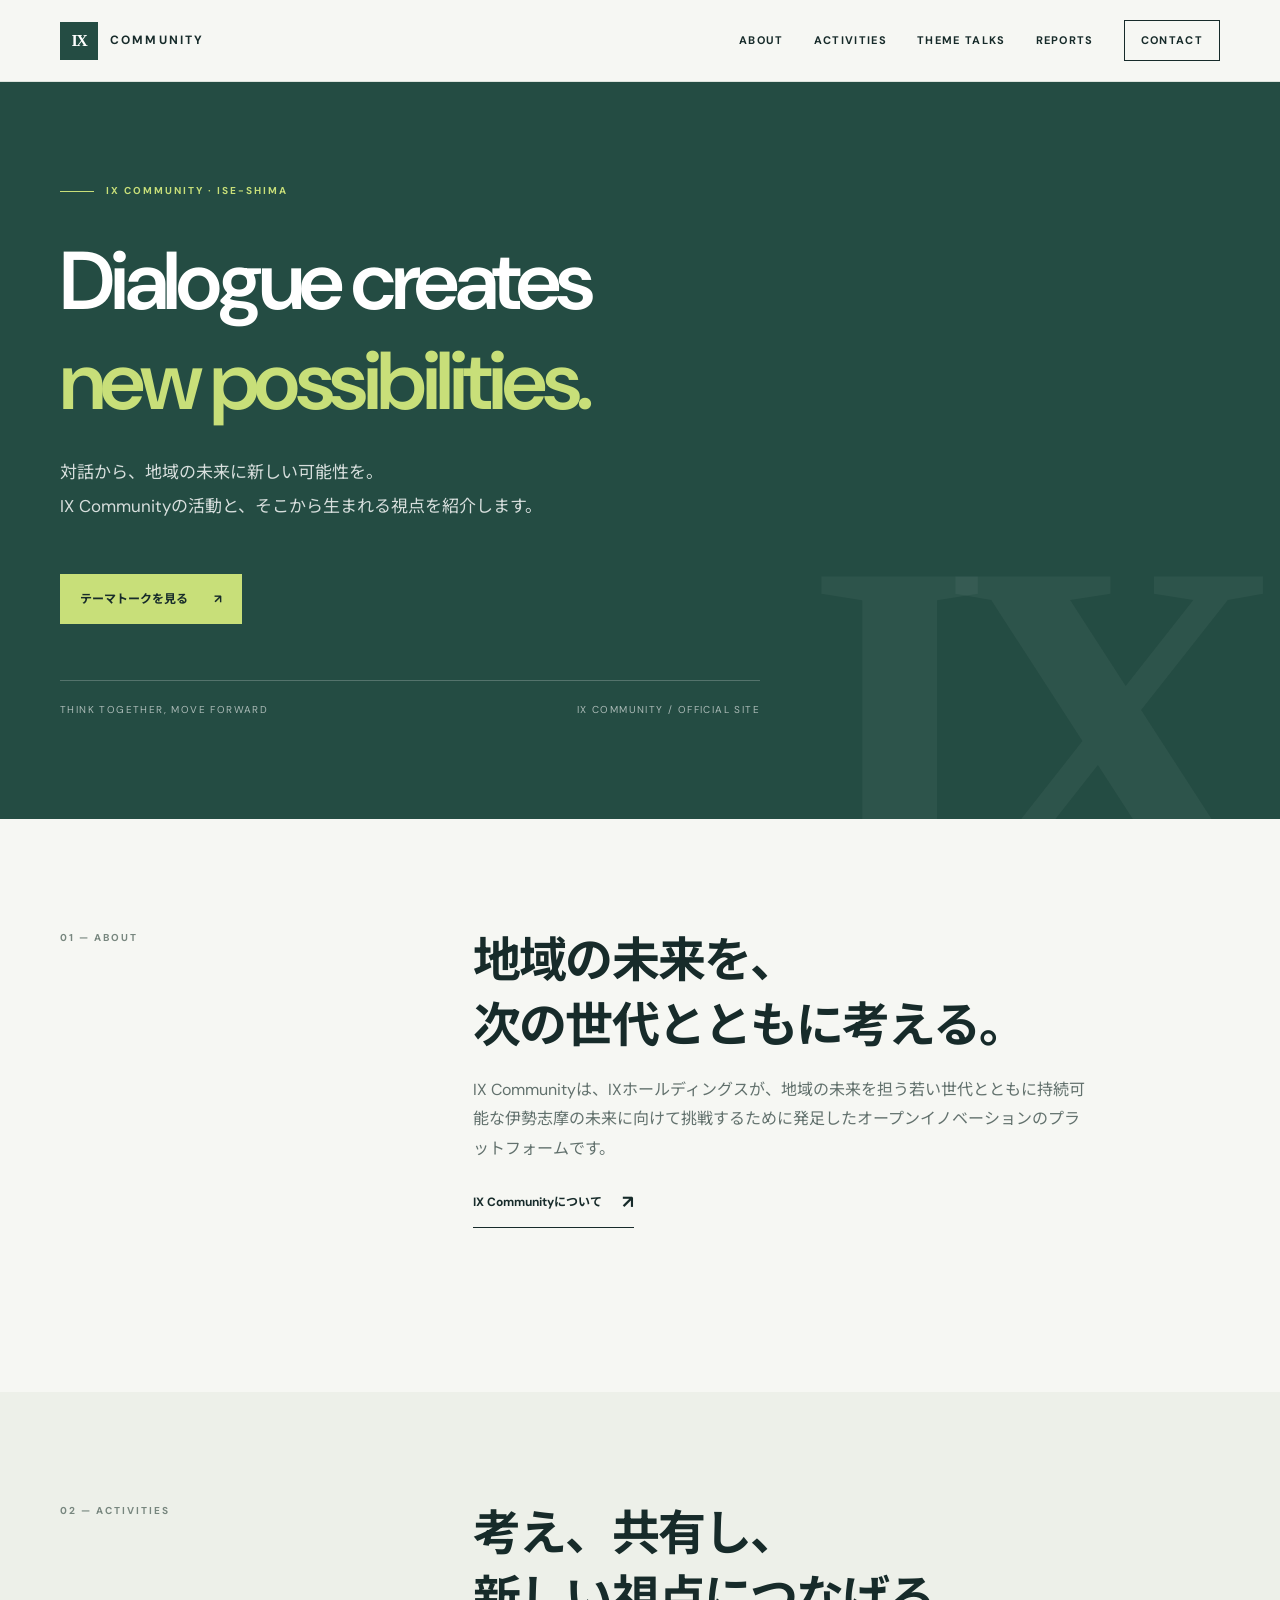
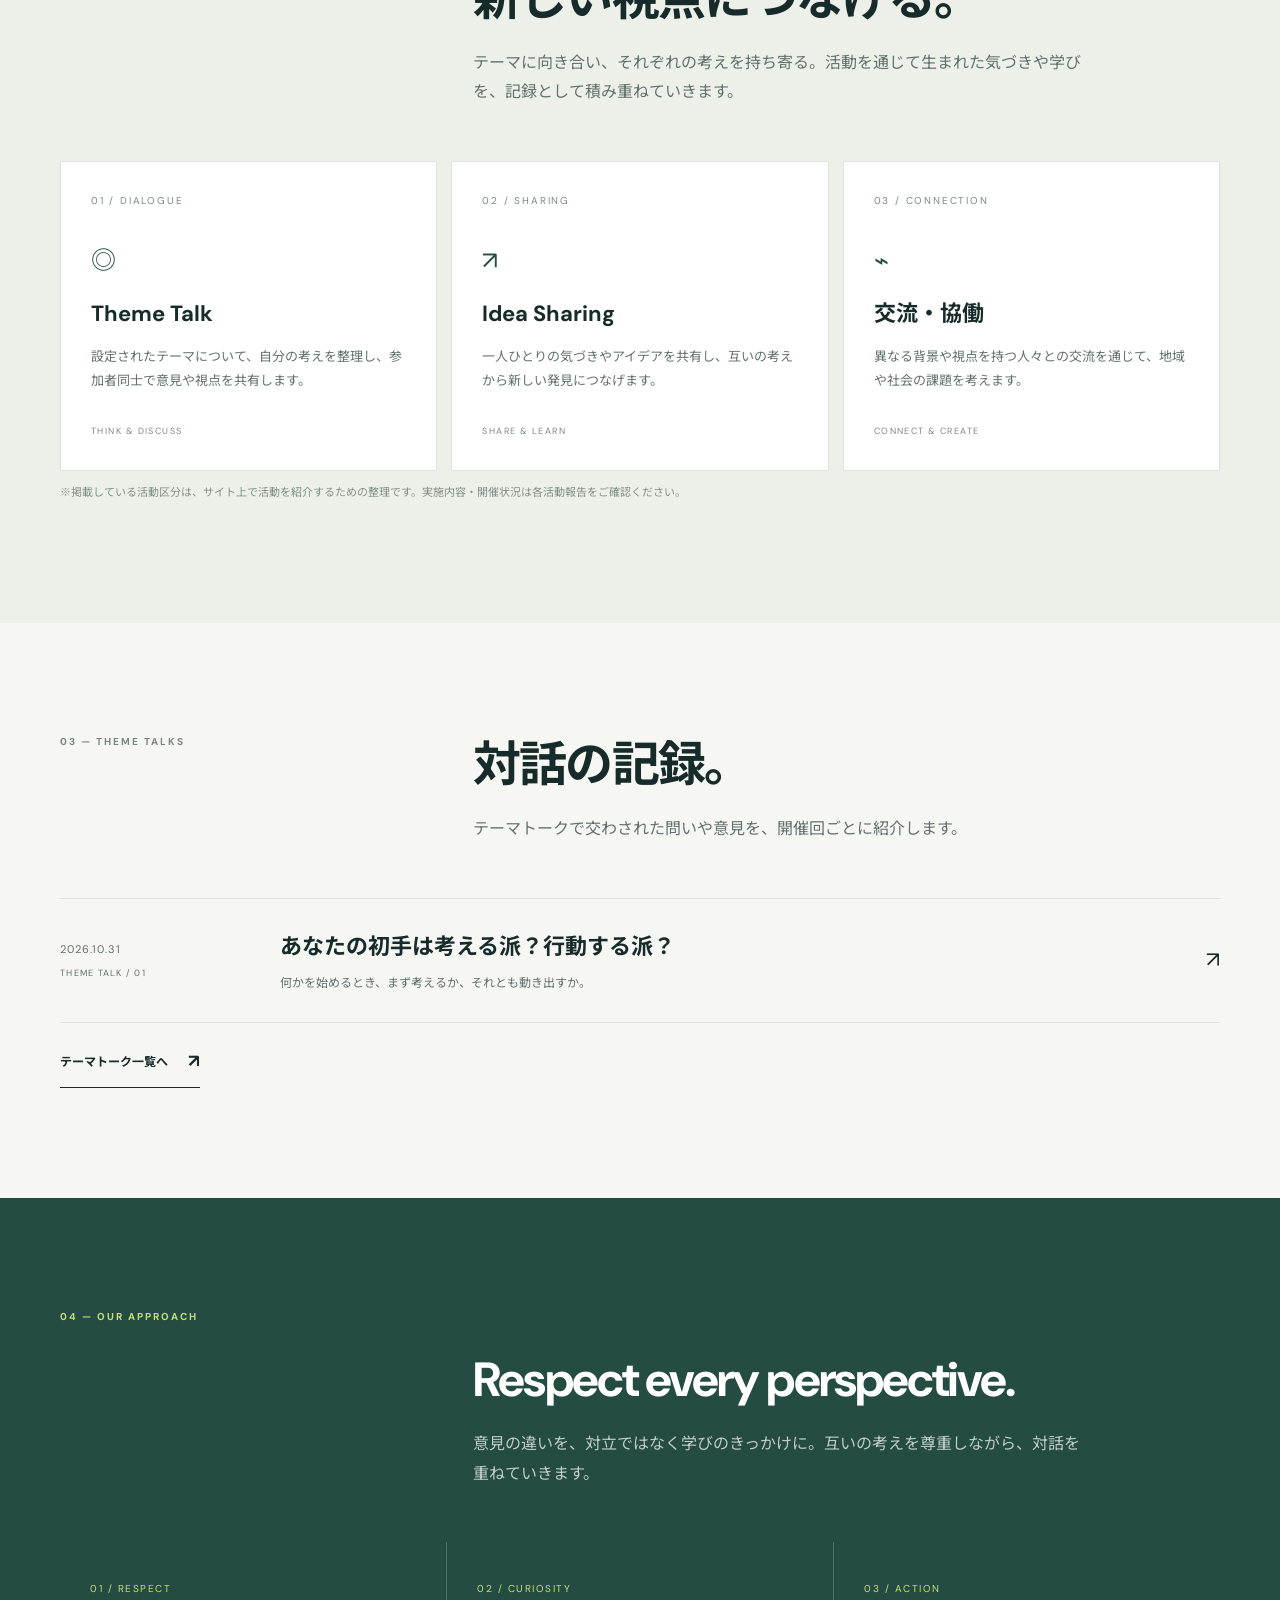
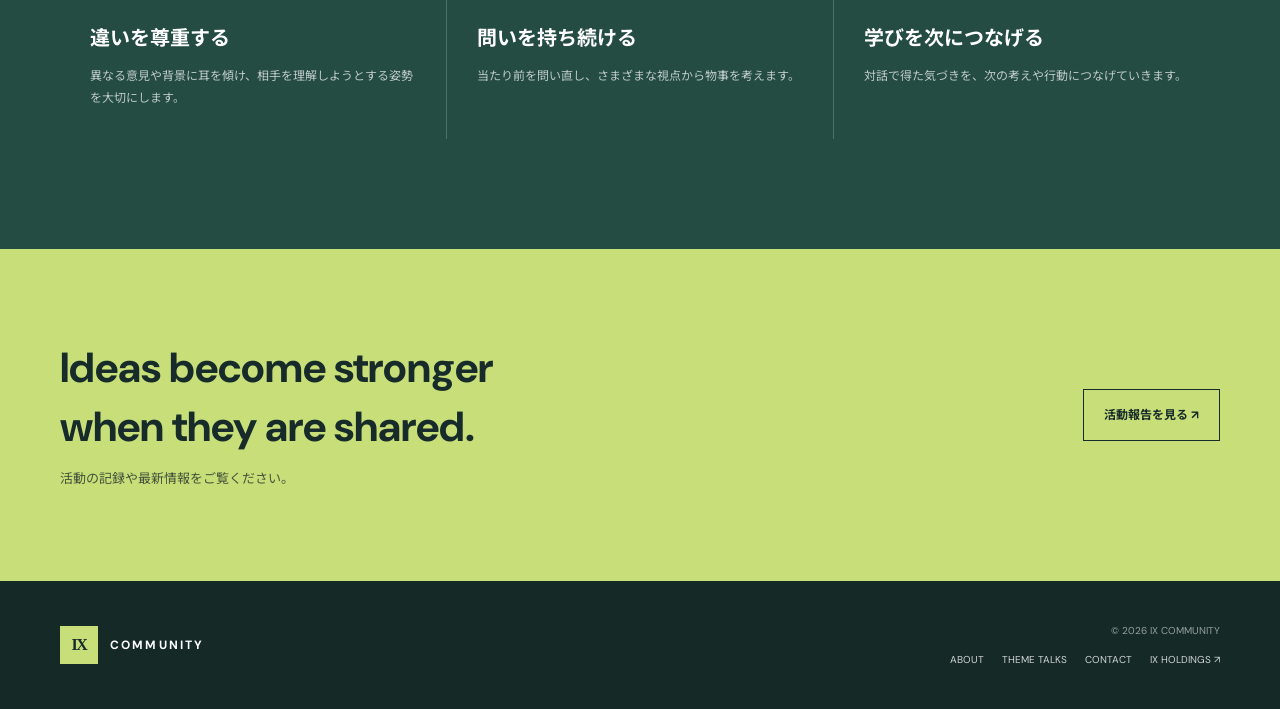
<file: index.html>
<!doctype html><html lang="ja"><head><meta charset="utf-8"><meta name="viewport" content="width=device-width, initial-scale=1"><meta name="description" content="IX Communityの活動、テーマトーク、活動報告を紹介する公式サイトです。"><meta name="theme-color" content="#244c43"><title>IX Community | IX COMMUNITY</title><link rel="stylesheet" href="assets/style.css"></head><body><a class="skip" href="#main">本文へ移動</a><header class="site-header"><div class="header-inner"><a class="brand" href="index.html" aria-label="IX COMMUNITY ホーム"><span class="brand-mark">IX</span><span>COMMUNITY</span></a><button class="menu" aria-label="メニューを開く" aria-expanded="false">☰</button><nav class="nav"><a href="about.html">ABOUT</a><a href="activities/index.html">ACTIVITIES</a><a href="theme-talks/index.html">THEME TALKS</a><a href="reports/index.html">REPORTS</a><a class="nav-contact" href="contact.html">CONTACT</a></nav></div></header><main id="main"><section class="hero"><div class="hero-inner"><div class="kicker">IX COMMUNITY · ISE-SHIMA</div><h1>Dialogue creates<br><span>new possibilities.</span></h1><p class="hero-copy">対話から、地域の未来に新しい可能性を。<br>IX Communityの活動と、そこから生まれる視点を紹介します。</p><a class="hero-link" href="theme-talks/index.html">テーマトークを見る <span>↗</span></a><div class="hero-meta"><span>THINK TOGETHER, MOVE FORWARD</span><span>IX COMMUNITY / OFFICIAL SITE</span></div></div></section>
<section class="section wrap"><div class="section-head"><div class="section-index">01 — ABOUT</div><div><h2>地域の未来を、<br>次の世代とともに考える。</h2><p>IX Communityは、IXホールディングスが、地域の未来を担う若い世代とともに持続可能な伊勢志摩の未来に向けて挑戦するために発足したオープンイノベーションのプラットフォームです。</p><a class="text-link" href="about.html">IX Communityについて <span>↗</span></a></div></div></section>
<section class="section dark-section"><div class="wrap"><div class="section-head"><div class="section-index">02 — ACTIVITIES</div><div><h2>考え、共有し、<br>新しい視点につなげる。</h2><p>テーマに向き合い、それぞれの考えを持ち寄る。活動を通じて生まれた気づきや学びを、記録として積み重ねていきます。</p></div></div><div class="activity-grid"><article class="activity-card"><span class="activity-num">01 / DIALOGUE</span><div class="activity-icon">◎</div><h3>Theme Talk</h3><p>設定されたテーマについて、自分の考えを整理し、参加者同士で意見や視点を共有します。</p><span class="card-foot">THINK & DISCUSS</span></article><article class="activity-card"><span class="activity-num">02 / SHARING</span><div class="activity-icon">↗</div><h3>Idea Sharing</h3><p>一人ひとりの気づきやアイデアを共有し、互いの考えから新しい発見につなげます。</p><span class="card-foot">SHARE & LEARN</span></article><article class="activity-card"><span class="activity-num">03 / CONNECTION</span><div class="activity-icon">⌁</div><h3>交流・協働</h3><p>異なる背景や視点を持つ人々との交流を通じて、地域や社会の課題を考えます。</p><span class="card-foot">CONNECT & CREATE</span></article></div><p class="smallprint">※掲載している活動区分は、サイト上で活動を紹介するための整理です。実施内容・開催状況は各活動報告をご確認ください。</p></div></section>
<section class="section wrap"><div class="section-head"><div class="section-index">03 — THEME TALKS</div><div><h2>対話の記録。</h2><p>テーマトークで交わされた問いや意見を、開催回ごとに紹介します。</p></div></div><div class="talk-list"><a class="talk-item" href="theme-talks/01.html"><div class="talk-date">2026.10.31<span>THEME TALK / 01</span></div><div><h3>あなたの初手は考える派？行動する派？</h3><p>何かを始めるとき、まず考えるか、それとも動き出すか。</p></div><div class="arrow">↗</div></a></div><a class="text-link" href="theme-talks/index.html">テーマトーク一覧へ <span>↗</span></a></section>
<section class="principles"><div class="wrap section"><div class="section-index">04 — OUR APPROACH</div><div class="section-head" style="margin-top:22px"><div></div><div><h2>Respect every perspective.</h2><p style="color:rgba(255,255,255,.72)">意見の違いを、対立ではなく学びのきっかけに。互いの考えを尊重しながら、対話を重ねていきます。</p></div></div><div class="principle-grid"><article class="principle"><small>01 / RESPECT</small><h3>違いを尊重する</h3><p>異なる意見や背景に耳を傾け、相手を理解しようとする姿勢を大切にします。</p></article><article class="principle"><small>02 / CURIOSITY</small><h3>問いを持ち続ける</h3><p>当たり前を問い直し、さまざまな視点から物事を考えます。</p></article><article class="principle"><small>03 / ACTION</small><h3>学びを次につなげる</h3><p>対話で得た気づきを、次の考えや行動につなげていきます。</p></article></div></div></section>
<section class="cta"><div class="wrap cta-inner"><div><h2>Ideas become stronger<br>when they are shared.</h2><p>活動の記録や最新情報をご覧ください。</p></div><a class="cta-link" href="reports/index.html">活動報告を見る ↗</a></div></section></main><footer class="footer"><div class="wrap footer-inner"><a class="brand" href="index.html"><span class="brand-mark">IX</span><span>COMMUNITY</span></a><div class="footer-meta">© <span data-year></span> IX COMMUNITY<div class="footer-links"><a href="about.html">ABOUT</a><a href="theme-talks/index.html">THEME TALKS</a><a href="contact.html">CONTACT</a><a href="https://ix-holdings.jp/" target="_blank" rel="noopener">IX HOLDINGS ↗</a></div></div></div></footer><script src="assets/site.js" defer></script></body></html>
</file>
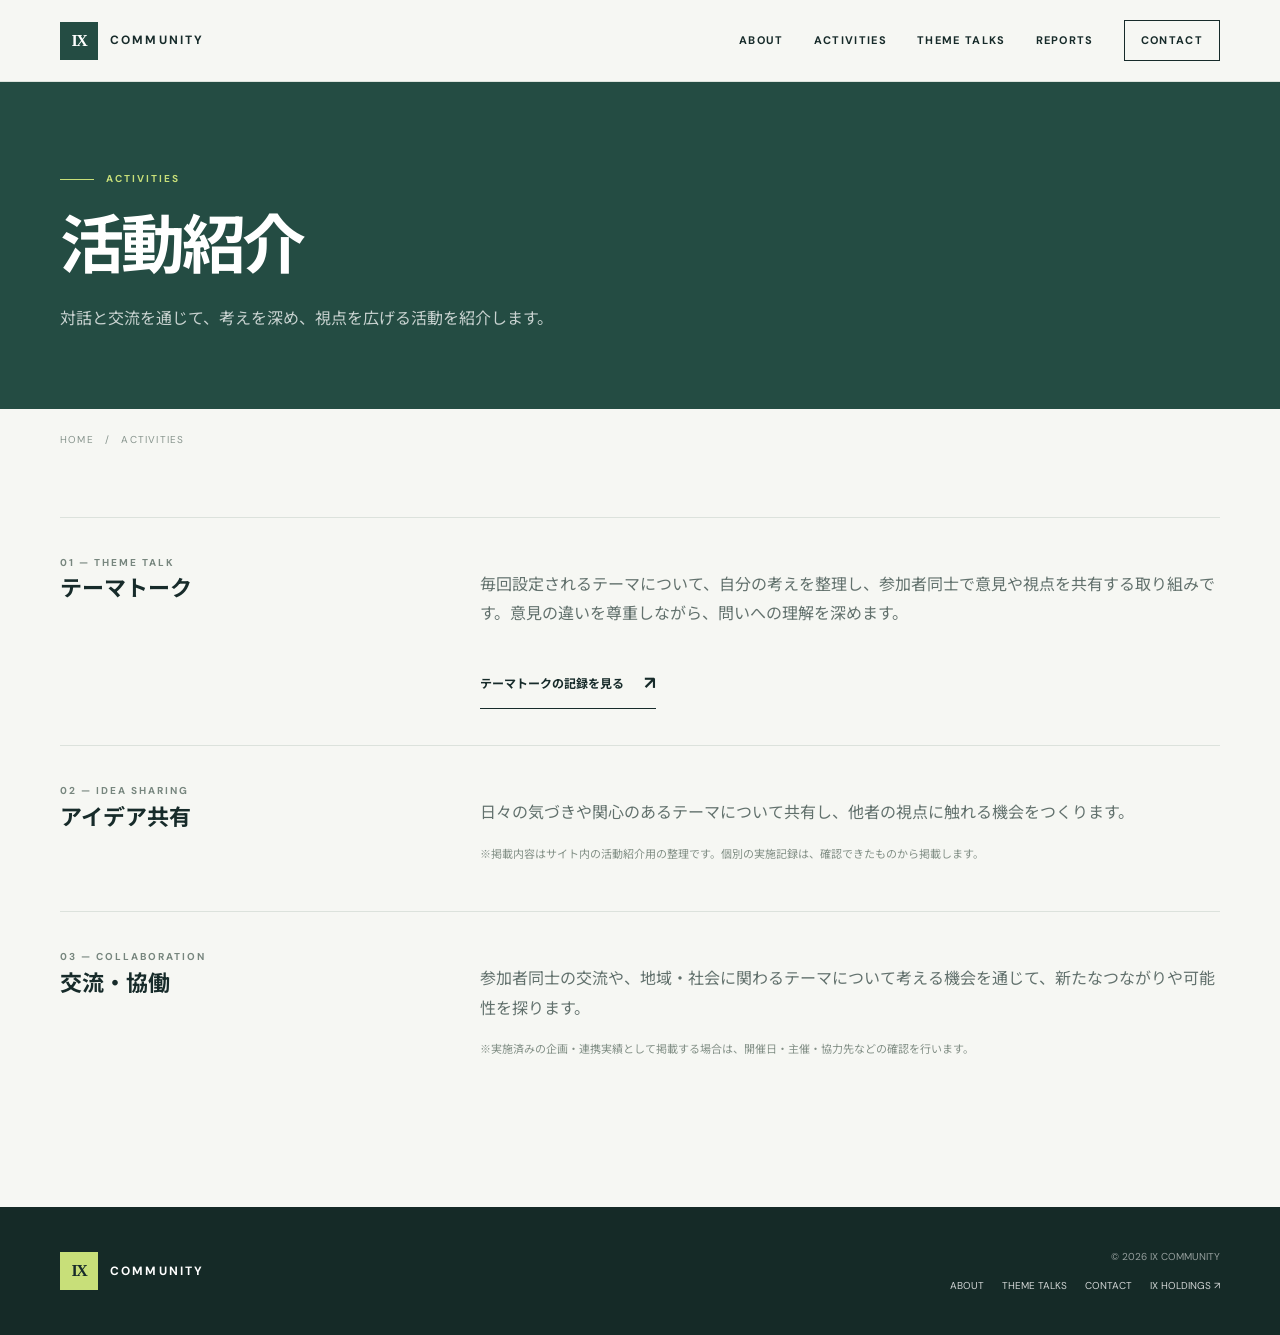
<file: activities/index.html>
<!doctype html><html lang="ja"><head><meta charset="utf-8"><meta name="viewport" content="width=device-width, initial-scale=1"><meta name="description" content="IX Communityの活動内容を紹介します。"><meta name="theme-color" content="#244c43"><title>Activities | IX COMMUNITY</title><link rel="stylesheet" href="../assets/style.css"></head><body><a class="skip" href="#main">本文へ移動</a><header class="site-header"><div class="header-inner"><a class="brand" href="../index.html" aria-label="IX COMMUNITY ホーム"><span class="brand-mark">IX</span><span>COMMUNITY</span></a><button class="menu" aria-label="メニューを開く" aria-expanded="false">☰</button><nav class="nav"><a href="../about.html">ABOUT</a><a href="../activities/index.html">ACTIVITIES</a><a href="../theme-talks/index.html">THEME TALKS</a><a href="../reports/index.html">REPORTS</a><a class="nav-contact" href="../contact.html">CONTACT</a></nav></div></header><main id="main"><section class="page-hero"><div class="wrap"><div class="kicker">ACTIVITIES</div><h1>活動紹介</h1><p>対話と交流を通じて、考えを深め、視点を広げる活動を紹介します。</p></div></section><div class="wrap breadcrumb"><a href="../index.html">HOME</a>　/　ACTIVITIES</div><section class="content wrap"><div class="content-grid"><div><div class="section-index">01 — THEME TALK</div><h2>テーマトーク</h2></div><div><p>毎回設定されるテーマについて、自分の考えを整理し、参加者同士で意見や視点を共有する取り組みです。意見の違いを尊重しながら、問いへの理解を深めます。</p><a class="text-link" href="../theme-talks/index.html">テーマトークの記録を見る <span>↗</span></a></div></div><div class="content-grid"><div><div class="section-index">02 — IDEA SHARING</div><h2>アイデア共有</h2></div><div><p>日々の気づきや関心のあるテーマについて共有し、他者の視点に触れる機会をつくります。</p><p class="smallprint">※掲載内容はサイト内の活動紹介用の整理です。個別の実施記録は、確認できたものから掲載します。</p></div></div><div class="content-grid"><div><div class="section-index">03 — COLLABORATION</div><h2>交流・協働</h2></div><div><p>参加者同士の交流や、地域・社会に関わるテーマについて考える機会を通じて、新たなつながりや可能性を探ります。</p><p class="smallprint">※実施済みの企画・連携実績として掲載する場合は、開催日・主催・協力先などの確認を行います。</p></div></div></section></main><footer class="footer"><div class="wrap footer-inner"><a class="brand" href="../index.html"><span class="brand-mark">IX</span><span>COMMUNITY</span></a><div class="footer-meta">© <span data-year></span> IX COMMUNITY<div class="footer-links"><a href="../about.html">ABOUT</a><a href="../theme-talks/index.html">THEME TALKS</a><a href="../contact.html">CONTACT</a><a href="https://ix-holdings.jp/" target="_blank" rel="noopener">IX HOLDINGS ↗</a></div></div></div></footer><script src="../assets/site.js" defer></script></body></html>
</file>
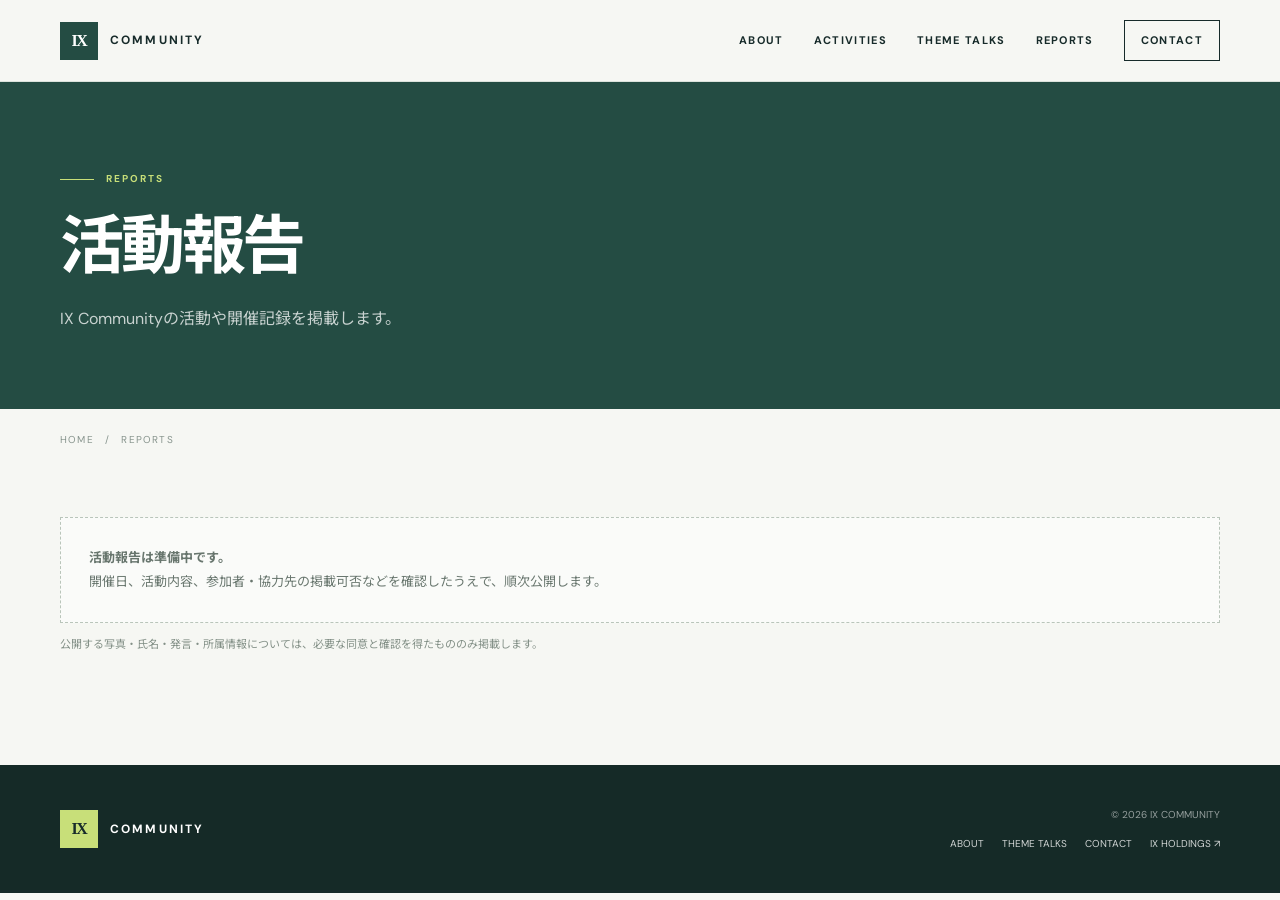
<file: reports/index.html>
<!doctype html><html lang="ja"><head><meta charset="utf-8"><meta name="viewport" content="width=device-width, initial-scale=1"><meta name="description" content="IX Communityの活動報告を掲載します。"><meta name="theme-color" content="#244c43"><title>Reports | IX COMMUNITY</title><link rel="stylesheet" href="../assets/style.css"></head><body><a class="skip" href="#main">本文へ移動</a><header class="site-header"><div class="header-inner"><a class="brand" href="../index.html" aria-label="IX COMMUNITY ホーム"><span class="brand-mark">IX</span><span>COMMUNITY</span></a><button class="menu" aria-label="メニューを開く" aria-expanded="false">☰</button><nav class="nav"><a href="../about.html">ABOUT</a><a href="../activities/index.html">ACTIVITIES</a><a href="../theme-talks/index.html">THEME TALKS</a><a href="../reports/index.html">REPORTS</a><a class="nav-contact" href="../contact.html">CONTACT</a></nav></div></header><main id="main"><section class="page-hero"><div class="wrap"><div class="kicker">REPORTS</div><h1>活動報告</h1><p>IX Communityの活動や開催記録を掲載します。</p></div></section><div class="wrap breadcrumb"><a href="../index.html">HOME</a>　/　REPORTS</div><section class="content wrap"><div class="placeholder"><strong>活動報告は準備中です。</strong><br>開催日、活動内容、参加者・協力先の掲載可否などを確認したうえで、順次公開します。</div><p class="smallprint">公開する写真・氏名・発言・所属情報については、必要な同意と確認を得たもののみ掲載します。</p></section></main><footer class="footer"><div class="wrap footer-inner"><a class="brand" href="../index.html"><span class="brand-mark">IX</span><span>COMMUNITY</span></a><div class="footer-meta">© <span data-year></span> IX COMMUNITY<div class="footer-links"><a href="../about.html">ABOUT</a><a href="../theme-talks/index.html">THEME TALKS</a><a href="../contact.html">CONTACT</a><a href="https://ix-holdings.jp/" target="_blank" rel="noopener">IX HOLDINGS ↗</a></div></div></div></footer><script src="../assets/site.js" defer></script></body></html>
</file>
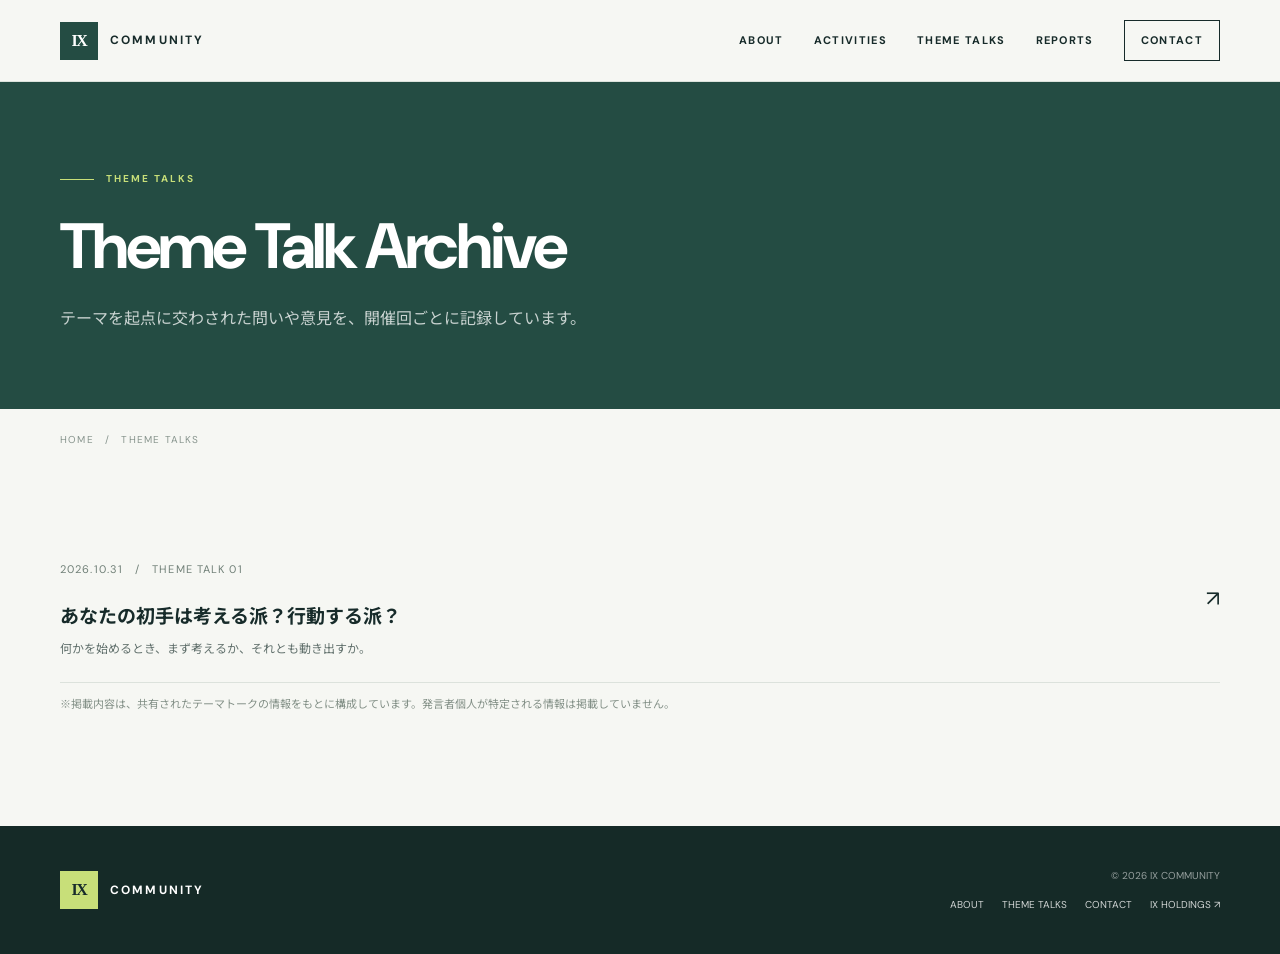
<file: theme-talks/index.html>
<!doctype html><html lang="ja"><head><meta charset="utf-8"><meta name="viewport" content="width=device-width, initial-scale=1"><meta name="description" content="IX Communityのテーマトーク記録一覧です。"><meta name="theme-color" content="#244c43"><title>Theme Talks | IX COMMUNITY</title><link rel="stylesheet" href="../assets/style.css"></head><body><a class="skip" href="#main">本文へ移動</a><header class="site-header"><div class="header-inner"><a class="brand" href="../index.html" aria-label="IX COMMUNITY ホーム"><span class="brand-mark">IX</span><span>COMMUNITY</span></a><button class="menu" aria-label="メニューを開く" aria-expanded="false">☰</button><nav class="nav"><a href="../about.html">ABOUT</a><a href="../activities/index.html">ACTIVITIES</a><a href="../theme-talks/index.html">THEME TALKS</a><a href="../reports/index.html">REPORTS</a><a class="nav-contact" href="../contact.html">CONTACT</a></nav></div></header><main id="main"><section class="page-hero"><div class="wrap"><div class="kicker">THEME TALKS</div><h1>Theme Talk Archive</h1><p>テーマを起点に交わされた問いや意見を、開催回ごとに記録しています。</p></div></section><div class="wrap breadcrumb"><a href="../index.html">HOME</a>　/　THEME TALKS</div><section class="content wrap"><div class="archive-row"><div><div class="meta-line">2026.10.31　/　THEME TALK 01</div><h3>あなたの初手は考える派？行動する派？</h3><p>何かを始めるとき、まず考えるか、それとも動き出すか。</p></div><a class="arrow" href="01.html" aria-label="テーマトーク01を読む">↗</a></div><p class="smallprint">※掲載内容は、共有されたテーマトークの情報をもとに構成しています。発言者個人が特定される情報は掲載していません。</p></section></main><footer class="footer"><div class="wrap footer-inner"><a class="brand" href="../index.html"><span class="brand-mark">IX</span><span>COMMUNITY</span></a><div class="footer-meta">© <span data-year></span> IX COMMUNITY<div class="footer-links"><a href="../about.html">ABOUT</a><a href="../theme-talks/index.html">THEME TALKS</a><a href="../contact.html">CONTACT</a><a href="https://ix-holdings.jp/" target="_blank" rel="noopener">IX HOLDINGS ↗</a></div></div></div></footer><script src="../assets/site.js" defer></script></body></html>
</file>
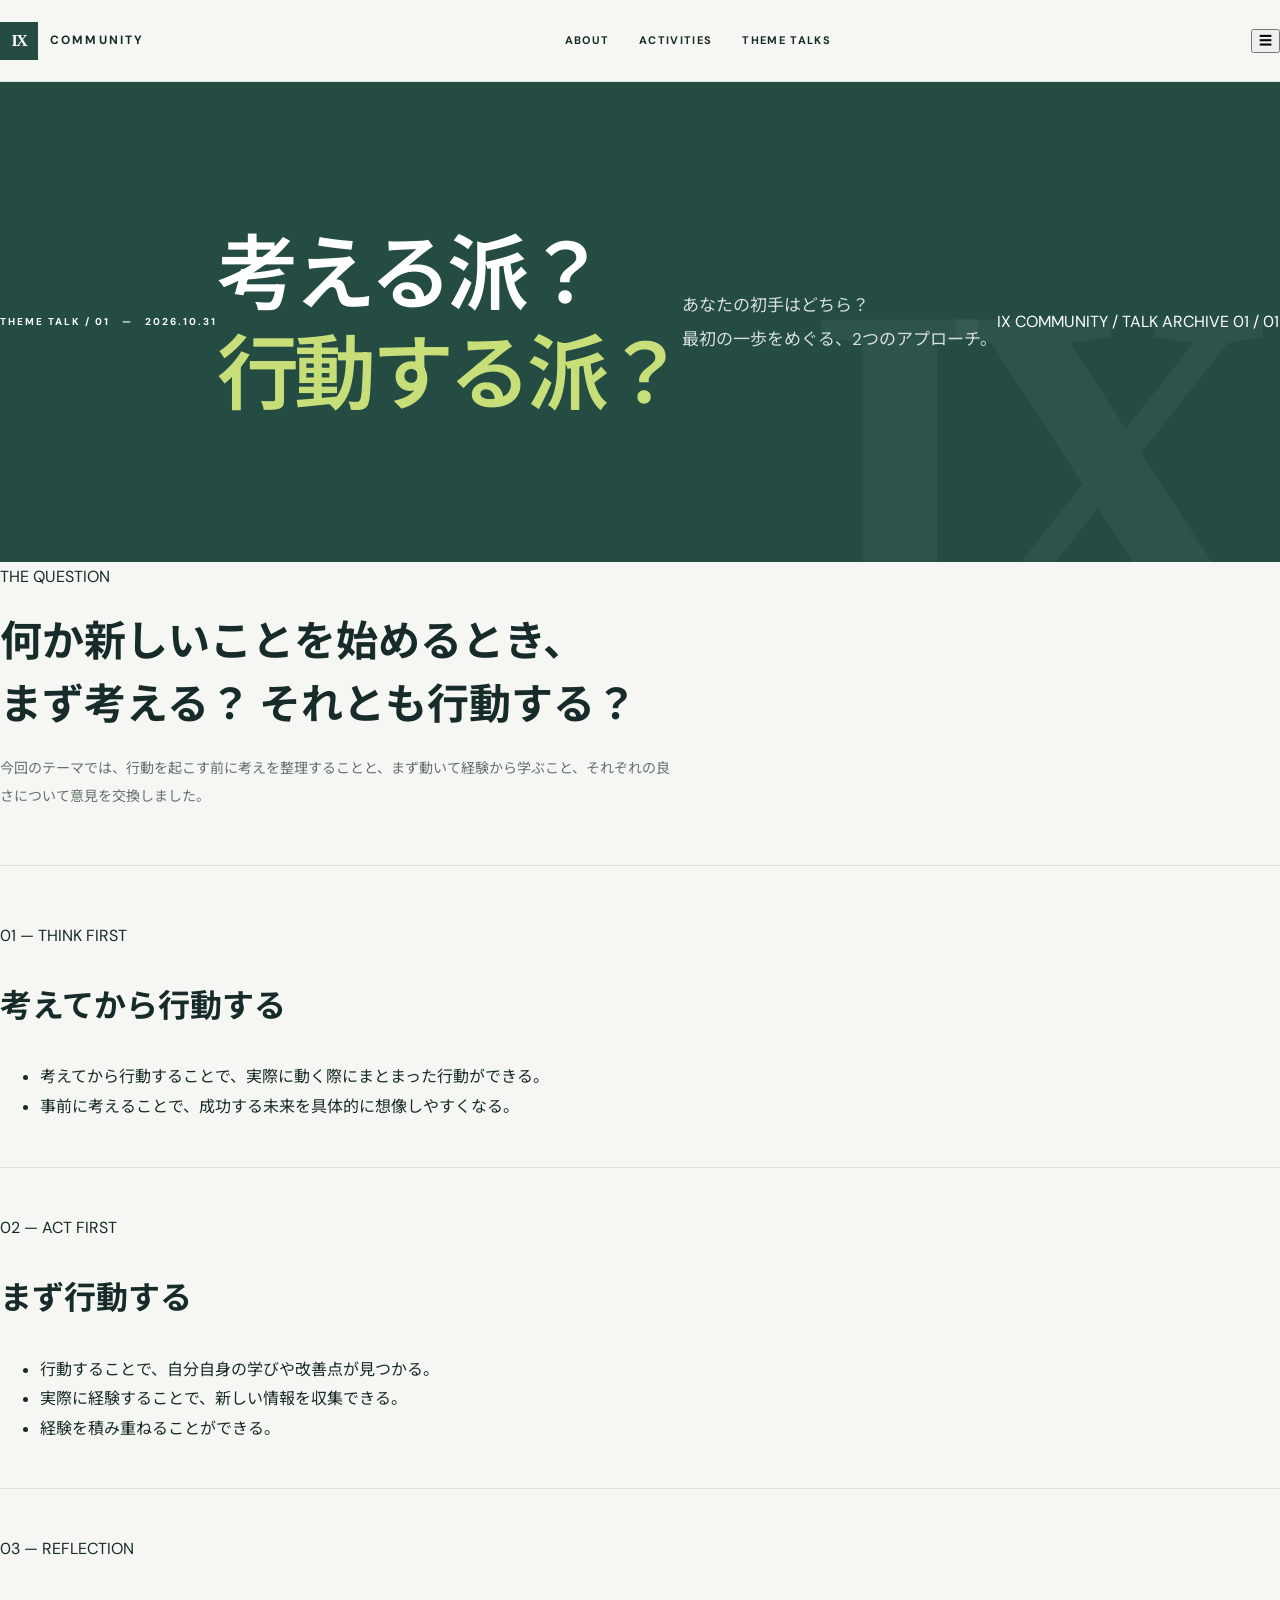
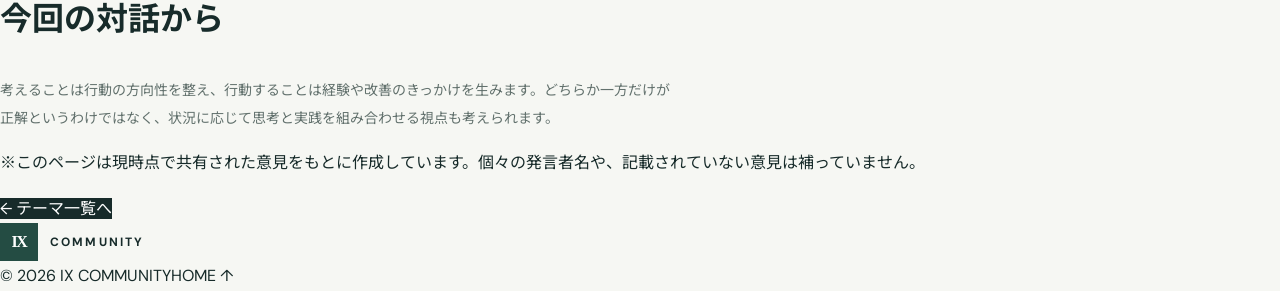
<file: 01.html>
<!doctype html>
<html lang="ja"><head><meta charset="utf-8"><meta name="viewport" content="width=device-width, initial-scale=1"><meta name="description" content="IXコミュニティ テーマトーク #01"><title>あなたの初手は考える派？行動する派？ — IX COMMUNITY</title><link rel="preconnect" href="https://fonts.googleapis.com"><link href="https://fonts.googleapis.com/css2?family=DM+Sans:wght@400;500;600;700&family=Noto+Sans+JP:wght@400;500;600;700&display=swap" rel="stylesheet"><link rel="stylesheet" href="../style.css"></head>
<body><header class="site-header"><a class="brand" href="../index.html"><span class="brand-mark">IX</span><span>COMMUNITY</span></a><nav class="nav"><a href="../index.html#about">ABOUT</a><a href="../index.html#activities">ACTIVITIES</a><a href="../index.html#talks">THEME TALKS</a></nav><button class="menu-toggle" aria-label="メニュー">☰</button></header>
<main><section class="hero" style="min-height:480px"><p class="eyebrow">THEME TALK / 01　—　2026.10.31</p><h1 style="font-size:clamp(42px,7vw,82px)">考える派？<br><span>行動する派？</span></h1><p class="hero-copy">あなたの初手はどちら？<br>最初の一歩をめぐる、2つのアプローチ。</p><div class="hero-index">IX COMMUNITY / TALK ARCHIVE <span>01 / 01</span></div></section>
<section class="section-wrap"><div class="section-label">THE QUESTION</div><h2 style="font-size:clamp(28px,4vw,42px);line-height:1.5;margin:18px 0">何か新しいことを始めるとき、<br>まず考える？ それとも行動する？</h2><p style="max-width:680px;color:var(--muted);font-size:14px;line-height:2">今回のテーマでは、行動を起こす前に考えを整理することと、まず動いて経験から学ぶこと、それぞれの良さについて意見を交換しました。</p>
<div style="height:1px;background:var(--line);margin:55px 0"></div><div class="section-label">01 — THINK FIRST</div><h2 style="font-size:32px">考えてから行動する</h2><ul class="detail-list"><li>考えてから行動することで、実際に動く際にまとまった行動ができる。</li><li>事前に考えることで、成功する未来を具体的に想像しやすくなる。</li></ul>
<div style="height:1px;background:var(--line);margin:45px 0"></div><div class="section-label">02 — ACT FIRST</div><h2 style="font-size:32px">まず行動する</h2><ul class="detail-list"><li>行動することで、自分自身の学びや改善点が見つかる。</li><li>実際に経験することで、新しい情報を収集できる。</li><li>経験を積み重ねることができる。</li></ul>
<div style="height:1px;background:var(--line);margin:45px 0"></div><div class="section-label">03 — REFLECTION</div><h2 style="font-size:32px">今回の対話から</h2><p style="max-width:680px;color:var(--muted);font-size:14px;line-height:2">考えることは行動の方向性を整え、行動することは経験や改善のきっかけを生みます。どちらか一方だけが正解というわけではなく、状況に応じて思考と実践を組み合わせる視点も考えられます。</p><p class="archive-note">※このページは現時点で共有された意見をもとに作成しています。個々の発言者名や、記載されていない意見は補っていません。</p><a class="button" style="background:var(--ink);color:white;margin-top:35px" href="../index.html#talks">← テーマ一覧へ</a></section></main>
<footer><a class="brand" href="../index.html"><span class="brand-mark">IX</span><span>COMMUNITY</span></a><span>© 2026 IX COMMUNITY</span><a href="../index.html" class="back-top">HOME ↑</a></footer></body></html>
</file>
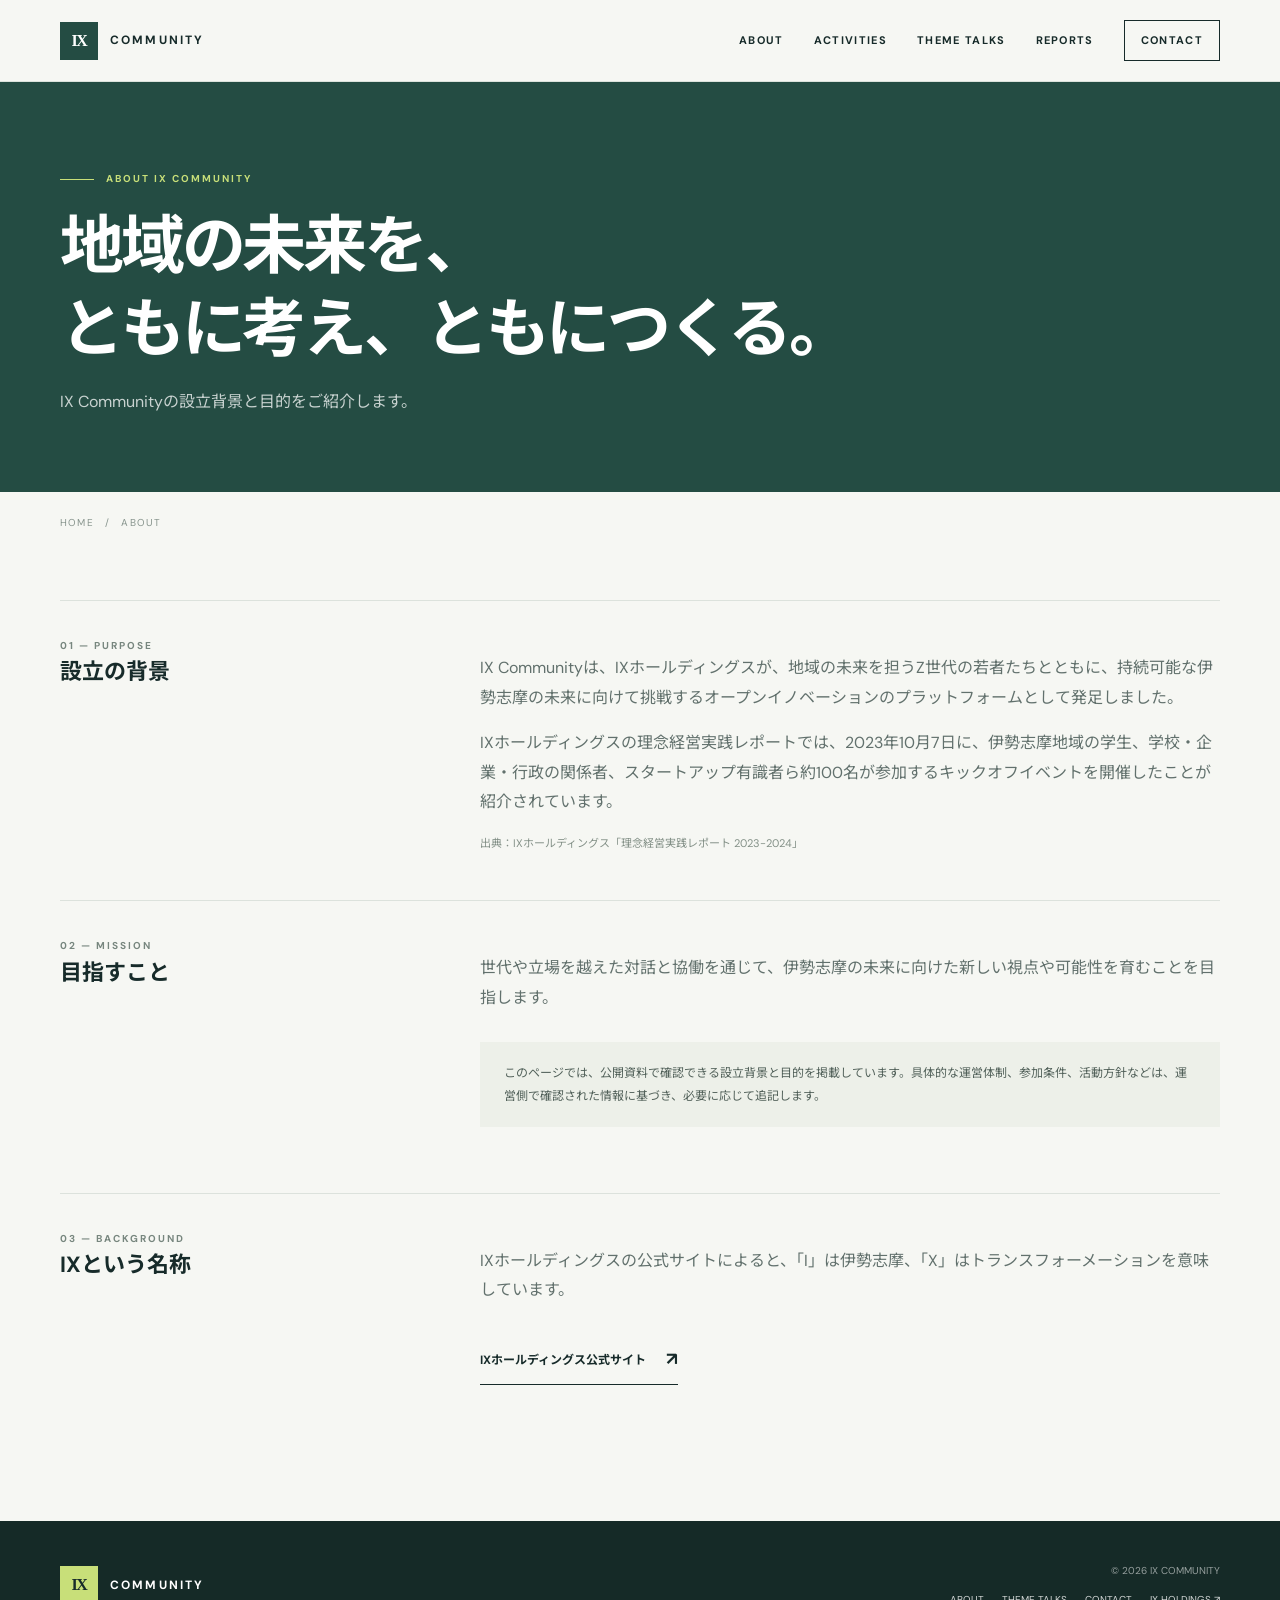
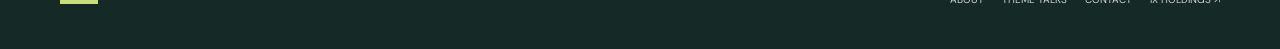
<file: about.html>
<!doctype html><html lang="ja"><head><meta charset="utf-8"><meta name="viewport" content="width=device-width, initial-scale=1"><meta name="description" content="IX Communityの設立背景と目的をご紹介します。"><meta name="theme-color" content="#244c43"><title>About | IX COMMUNITY</title><link rel="stylesheet" href="assets/style.css"></head><body><a class="skip" href="#main">本文へ移動</a><header class="site-header"><div class="header-inner"><a class="brand" href="index.html" aria-label="IX COMMUNITY ホーム"><span class="brand-mark">IX</span><span>COMMUNITY</span></a><button class="menu" aria-label="メニューを開く" aria-expanded="false">☰</button><nav class="nav"><a href="about.html">ABOUT</a><a href="activities/index.html">ACTIVITIES</a><a href="theme-talks/index.html">THEME TALKS</a><a href="reports/index.html">REPORTS</a><a class="nav-contact" href="contact.html">CONTACT</a></nav></div></header><main id="main"><section class="page-hero"><div class="wrap"><div class="kicker">ABOUT IX COMMUNITY</div><h1>地域の未来を、<br>ともに考え、ともにつくる。</h1><p>IX Communityの設立背景と目的をご紹介します。</p></div></section><div class="wrap breadcrumb"><a href="index.html">HOME</a>　/　ABOUT</div><section class="content wrap"><div class="content-grid"><div><div class="section-index">01 — PURPOSE</div><h2>設立の背景</h2></div><div><p>IX Communityは、IXホールディングスが、地域の未来を担うZ世代の若者たちとともに、持続可能な伊勢志摩の未来に向けて挑戦するオープンイノベーションのプラットフォームとして発足しました。</p><p>IXホールディングスの理念経営実践レポートでは、2023年10月7日に、伊勢志摩地域の学生、学校・企業・行政の関係者、スタートアップ有識者ら約100名が参加するキックオフイベントを開催したことが紹介されています。</p><p class="smallprint">出典：IXホールディングス「理念経営実践レポート 2023-2024」</p></div></div><div class="content-grid"><div><div class="section-index">02 — MISSION</div><h2>目指すこと</h2></div><div><p>世代や立場を越えた対話と協働を通じて、伊勢志摩の未来に向けた新しい視点や可能性を育むことを目指します。</p><div class="note">このページでは、公開資料で確認できる設立背景と目的を掲載しています。具体的な運営体制、参加条件、活動方針などは、運営側で確認された情報に基づき、必要に応じて追記します。</div></div></div><div class="content-grid"><div><div class="section-index">03 — BACKGROUND</div><h2>IXという名称</h2></div><div><p>IXホールディングスの公式サイトによると、「I」は伊勢志摩、「X」はトランスフォーメーションを意味しています。</p><a class="text-link" href="https://ix-holdings.jp/" target="_blank" rel="noopener">IXホールディングス公式サイト <span>↗</span></a></div></div></section></main><footer class="footer"><div class="wrap footer-inner"><a class="brand" href="index.html"><span class="brand-mark">IX</span><span>COMMUNITY</span></a><div class="footer-meta">© <span data-year></span> IX COMMUNITY<div class="footer-links"><a href="about.html">ABOUT</a><a href="theme-talks/index.html">THEME TALKS</a><a href="contact.html">CONTACT</a><a href="https://ix-holdings.jp/" target="_blank" rel="noopener">IX HOLDINGS ↗</a></div></div></div></footer><script src="assets/site.js" defer></script></body></html>
</file>
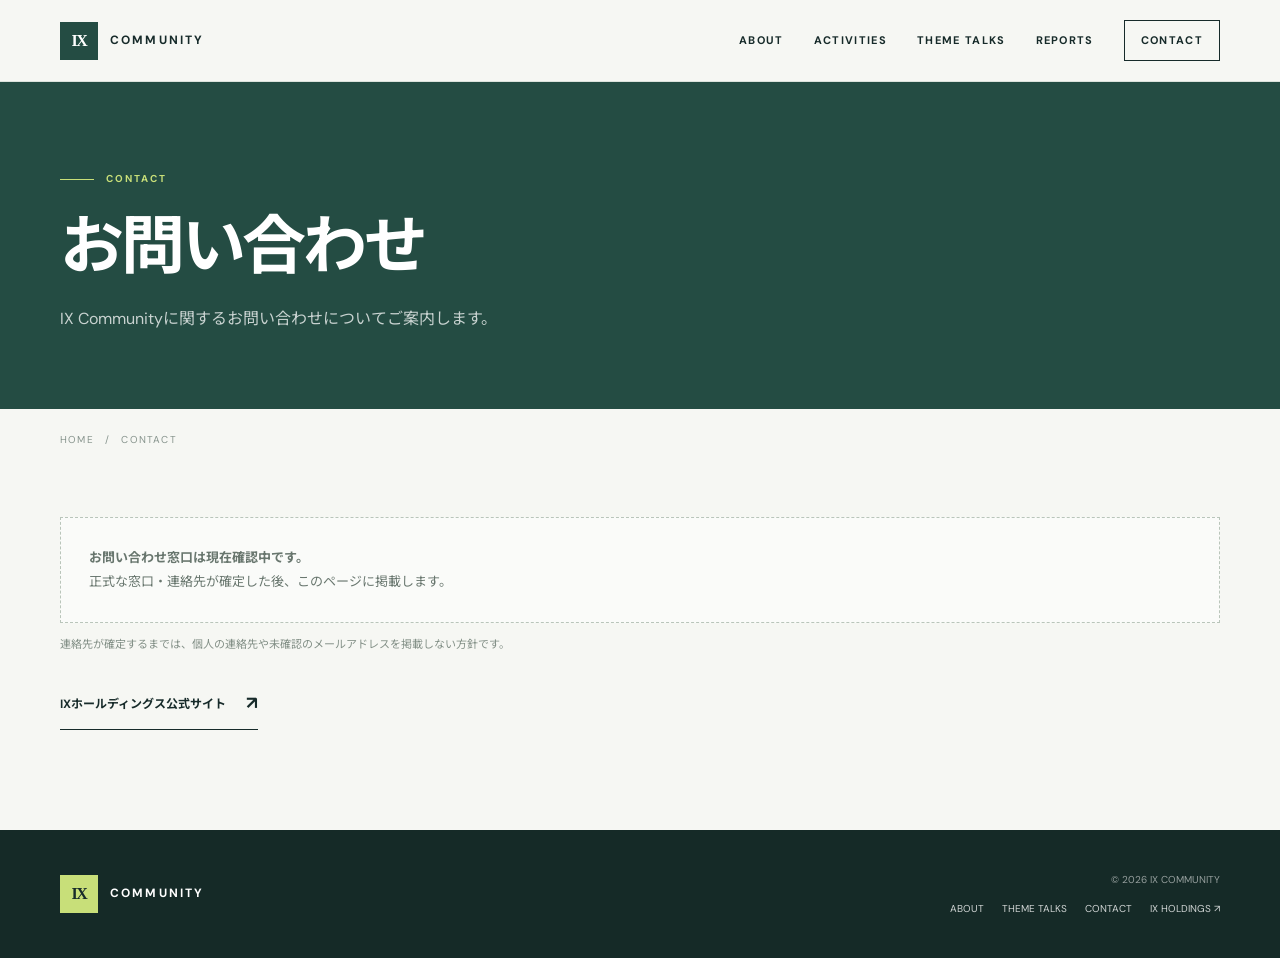
<file: contact.html>
<!doctype html><html lang="ja"><head><meta charset="utf-8"><meta name="viewport" content="width=device-width, initial-scale=1"><meta name="description" content="IX Communityへのお問い合わせ案内です。"><meta name="theme-color" content="#244c43"><title>Contact | IX COMMUNITY</title><link rel="stylesheet" href="assets/style.css"></head><body><a class="skip" href="#main">本文へ移動</a><header class="site-header"><div class="header-inner"><a class="brand" href="index.html" aria-label="IX COMMUNITY ホーム"><span class="brand-mark">IX</span><span>COMMUNITY</span></a><button class="menu" aria-label="メニューを開く" aria-expanded="false">☰</button><nav class="nav"><a href="about.html">ABOUT</a><a href="activities/index.html">ACTIVITIES</a><a href="theme-talks/index.html">THEME TALKS</a><a href="reports/index.html">REPORTS</a><a class="nav-contact" href="contact.html">CONTACT</a></nav></div></header><main id="main"><section class="page-hero"><div class="wrap"><div class="kicker">CONTACT</div><h1>お問い合わせ</h1><p>IX Communityに関するお問い合わせについてご案内します。</p></div></section><div class="wrap breadcrumb"><a href="index.html">HOME</a>　/　CONTACT</div><section class="content wrap"><div class="placeholder"><strong>お問い合わせ窓口は現在確認中です。</strong><br>正式な窓口・連絡先が確定した後、このページに掲載します。</div><p class="smallprint">連絡先が確定するまでは、個人の連絡先や未確認のメールアドレスを掲載しない方針です。</p><a class="text-link" href="https://ix-holdings.jp/" target="_blank" rel="noopener">IXホールディングス公式サイト <span>↗</span></a></section></main><footer class="footer"><div class="wrap footer-inner"><a class="brand" href="index.html"><span class="brand-mark">IX</span><span>COMMUNITY</span></a><div class="footer-meta">© <span data-year></span> IX COMMUNITY<div class="footer-links"><a href="about.html">ABOUT</a><a href="theme-talks/index.html">THEME TALKS</a><a href="contact.html">CONTACT</a><a href="https://ix-holdings.jp/" target="_blank" rel="noopener">IX HOLDINGS ↗</a></div></div></div></footer><script src="assets/site.js" defer></script></body></html>
</file>
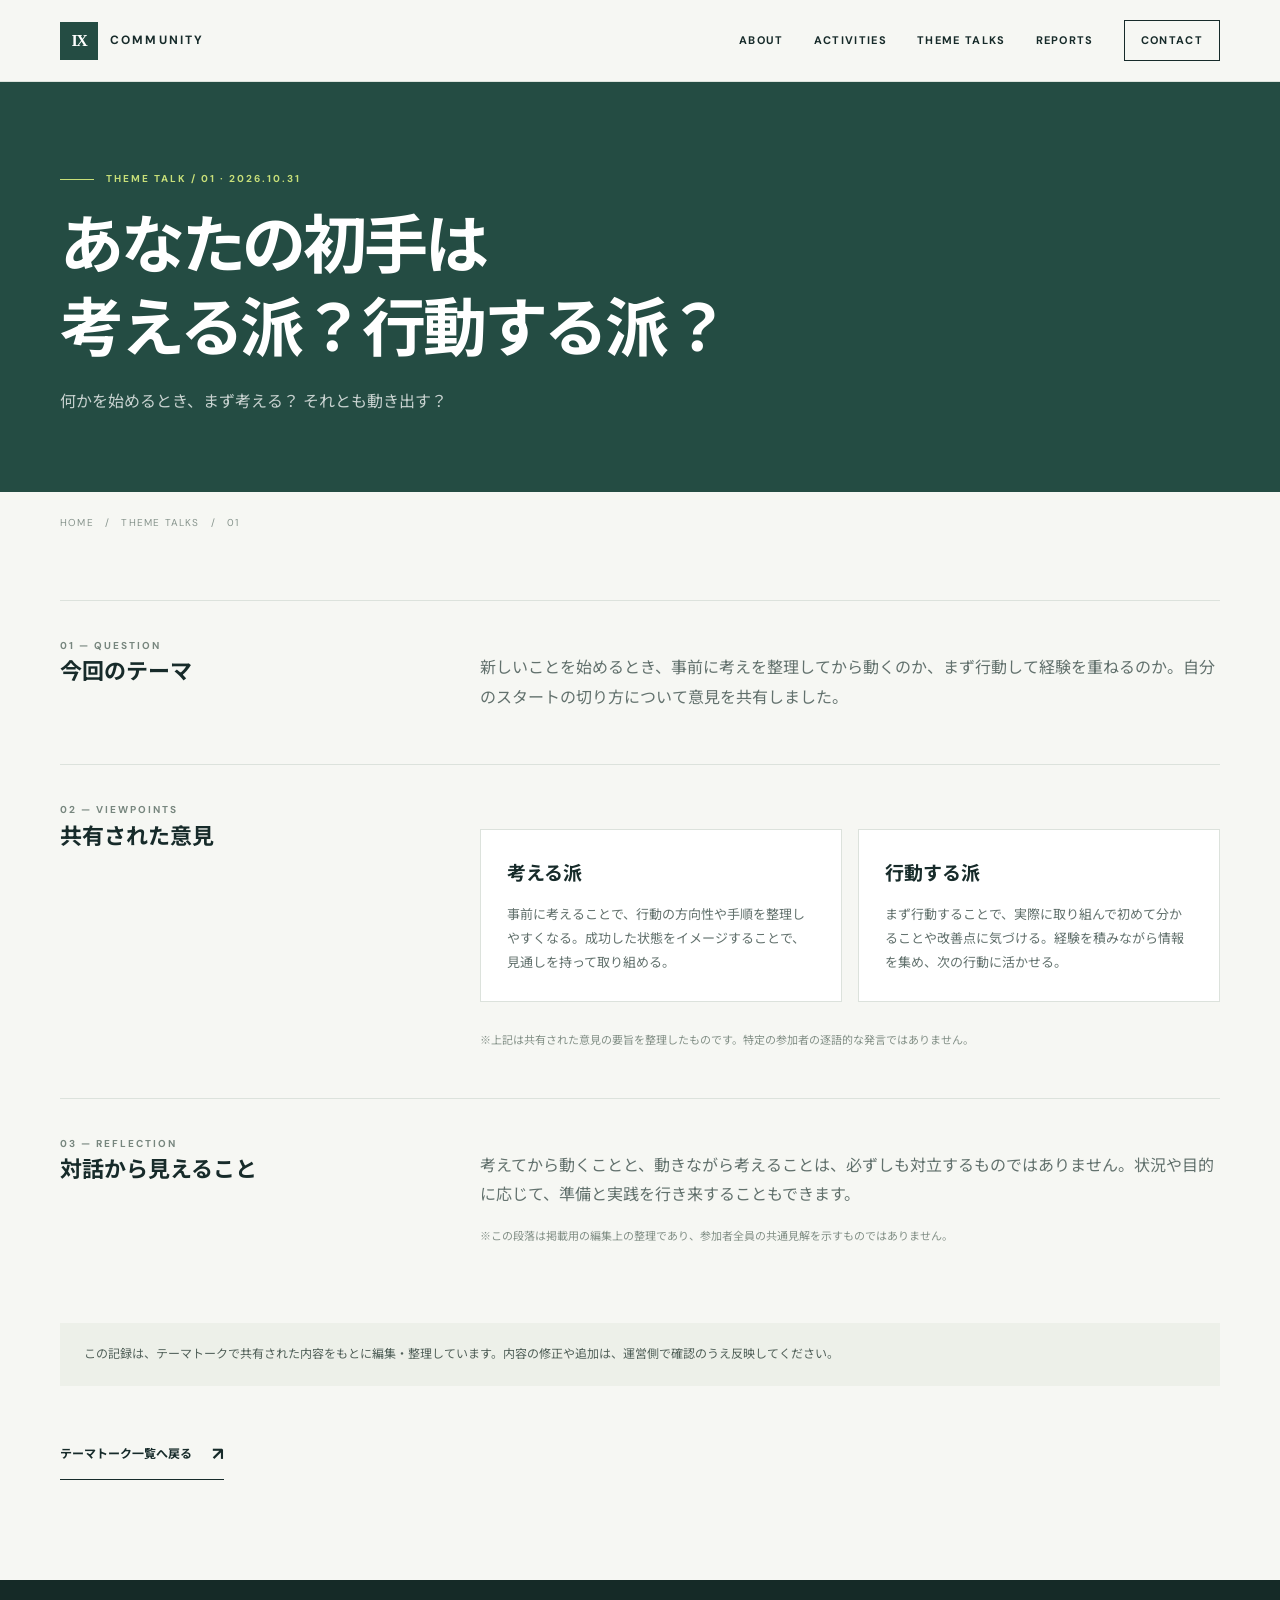
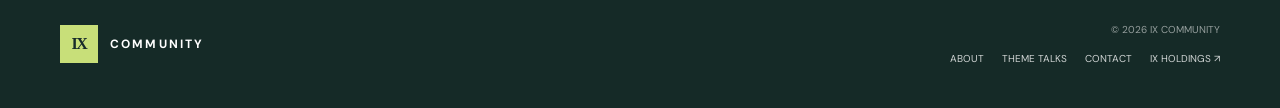
<file: theme-talks/01.html>
<!doctype html><html lang="ja"><head><meta charset="utf-8"><meta name="viewport" content="width=device-width, initial-scale=1"><meta name="description" content="2026年10月31日に扱ったテーマトークの記録です。"><meta name="theme-color" content="#244c43"><title>あなたの初手は考える派？行動する派？ | IX COMMUNITY</title><link rel="stylesheet" href="../assets/style.css"></head><body><a class="skip" href="#main">本文へ移動</a><header class="site-header"><div class="header-inner"><a class="brand" href="../index.html" aria-label="IX COMMUNITY ホーム"><span class="brand-mark">IX</span><span>COMMUNITY</span></a><button class="menu" aria-label="メニューを開く" aria-expanded="false">☰</button><nav class="nav"><a href="../about.html">ABOUT</a><a href="../activities/index.html">ACTIVITIES</a><a href="../theme-talks/index.html">THEME TALKS</a><a href="../reports/index.html">REPORTS</a><a class="nav-contact" href="../contact.html">CONTACT</a></nav></div></header><main id="main"><section class="page-hero"><div class="wrap"><div class="kicker">THEME TALK / 01 · 2026.10.31</div><h1>あなたの初手は<br>考える派？行動する派？</h1><p>何かを始めるとき、まず考える？ それとも動き出す？</p></div></section><div class="wrap breadcrumb"><a href="../index.html">HOME</a>　/　<a href="index.html">THEME TALKS</a>　/　01</div><section class="content wrap"><div class="content-grid"><div><div class="section-index">01 — QUESTION</div><h2>今回のテーマ</h2></div><div><p>新しいことを始めるとき、事前に考えを整理してから動くのか、まず行動して経験を重ねるのか。自分のスタートの切り方について意見を共有しました。</p></div></div><div class="content-grid"><div><div class="section-index">02 — VIEWPOINTS</div><h2>共有された意見</h2></div><div><div class="opinion-grid"><article class="opinion"><h3>考える派</h3><p>事前に考えることで、行動の方向性や手順を整理しやすくなる。成功した状態をイメージすることで、見通しを持って取り組める。</p></article><article class="opinion"><h3>行動する派</h3><p>まず行動することで、実際に取り組んで初めて分かることや改善点に気づける。経験を積みながら情報を集め、次の行動に活かせる。</p></article></div><p class="smallprint">※上記は共有された意見の要旨を整理したものです。特定の参加者の逐語的な発言ではありません。</p></div></div><div class="content-grid"><div><div class="section-index">03 — REFLECTION</div><h2>対話から見えること</h2></div><div><p>考えてから動くことと、動きながら考えることは、必ずしも対立するものではありません。状況や目的に応じて、準備と実践を行き来することもできます。</p><p class="smallprint">※この段落は掲載用の編集上の整理であり、参加者全員の共通見解を示すものではありません。</p></div></div><div class="note">この記録は、テーマトークで共有された内容をもとに編集・整理しています。内容の修正や追加は、運営側で確認のうえ反映してください。</div><a class="text-link" href="index.html">テーマトーク一覧へ戻る <span>↗</span></a></section></main><footer class="footer"><div class="wrap footer-inner"><a class="brand" href="../index.html"><span class="brand-mark">IX</span><span>COMMUNITY</span></a><div class="footer-meta">© <span data-year></span> IX COMMUNITY<div class="footer-links"><a href="../about.html">ABOUT</a><a href="../theme-talks/index.html">THEME TALKS</a><a href="../contact.html">CONTACT</a><a href="https://ix-holdings.jp/" target="_blank" rel="noopener">IX HOLDINGS ↗</a></div></div></div></footer><script src="../assets/site.js" defer></script></body></html>
</file>
<file: assets/style.css>
@import url('https://fonts.googleapis.com/css2?family=DM+Sans:wght@400;500;600;700&family=Noto+Sans+JP:wght@400;500;600;700;800&display=swap');
:root{--ink:#172b2a;--muted:#62716d;--paper:#f6f7f3;--white:#fff;--line:#dce2dc;--green:#244c43;--lime:#c8df79;--soft:#e9eee6;--serif:Georgia,'Times New Roman',serif;--sans:'DM Sans','Noto Sans JP',sans-serif;--max:1160px}
*{box-sizing:border-box}html{scroll-behavior:smooth}body{margin:0;background:var(--paper);color:var(--ink);font-family:var(--sans);line-height:1.85}a{color:inherit;text-decoration:none}a:hover{opacity:.75}img{max-width:100%}.skip{position:absolute;left:-9999px}.skip:focus{left:1rem;top:1rem;background:white;padding:.7rem;z-index:99}.wrap{width:min(var(--max),calc(100% - 48px));margin:auto}.site-header{height:82px;display:flex;align-items:center;justify-content:space-between;border-bottom:1px solid var(--line);background:rgba(246,247,243,.94);position:sticky;top:0;z-index:10;backdrop-filter:blur(12px)}.header-inner{width:min(var(--max),calc(100% - 48px));margin:auto;display:flex;align-items:center;justify-content:space-between}.brand{display:flex;align-items:center;gap:12px;font-size:12px;font-weight:700;letter-spacing:.18em}.brand-mark{display:grid;place-items:center;width:38px;height:38px;background:var(--green);color:white;font:700 16px var(--serif);letter-spacing:-.08em}.nav{display:flex;gap:30px;align-items:center}.nav a{font-size:11px;letter-spacing:.12em;font-weight:700}.nav .nav-contact{border:1px solid var(--ink);padding:9px 16px}.menu{display:none;border:0;background:none;font-size:24px;color:var(--ink)}.hero{background:var(--green);color:white;min-height:610px;position:relative;overflow:hidden;display:flex;align-items:center}.hero:after{content:'IX';position:absolute;right:4%;bottom:-.32em;font:700 clamp(220px,38vw,520px)/1 var(--serif);letter-spacing:-.12em;color:rgba(255,255,255,.045);pointer-events:none}.hero-inner{width:min(var(--max),calc(100% - 48px));margin:auto;position:relative;z-index:1;padding:100px 0}.kicker,.eyebrow,.section-index{font-size:10px;font-weight:700;letter-spacing:.2em;text-transform:uppercase}.kicker{color:var(--lime);display:flex;align-items:center;gap:12px}.kicker:before{content:'';width:34px;height:1px;background:var(--lime)}.hero h1{font-size:clamp(44px,7vw,82px);line-height:1.22;letter-spacing:-.055em;margin:30px 0 24px;font-weight:600}.hero h1 span{color:var(--lime)}.hero-copy{font-size:17px;line-height:2;color:rgba(255,255,255,.82);max-width:590px}.hero-meta{margin-top:56px;padding-top:20px;border-top:1px solid rgba(255,255,255,.22);display:flex;justify-content:space-between;max-width:700px;color:rgba(255,255,255,.62);font-size:10px;letter-spacing:.14em}.hero-link{display:inline-flex;gap:26px;align-items:center;margin-top:34px;padding:14px 20px;background:var(--lime);color:var(--ink);font-size:12px;font-weight:700}.section{padding:110px 0}.section-head{display:grid;grid-template-columns:1fr 2fr;gap:40px;margin-bottom:54px}.section-index{color:#77867e}.section-head h2{font-size:clamp(30px,4vw,48px);line-height:1.35;letter-spacing:-.04em;margin:0 0 16px}.section-head p{max-width:620px;color:var(--muted);margin:0}.about-grid{display:grid;grid-template-columns:1fr 1.25fr;gap:10%;align-items:start}.about-statement{font-size:clamp(24px,3vw,36px);line-height:1.65;letter-spacing:-.04em;font-weight:600}.about-body{color:var(--muted)}.about-body p:first-child{margin-top:0}.text-link{display:inline-flex;align-items:center;gap:20px;margin-top:22px;font-size:12px;font-weight:700;border-bottom:1px solid var(--ink);padding-bottom:8px}.text-link span{font-size:18px}.dark-section{background:#edf0e9}.activity-grid{display:grid;grid-template-columns:repeat(3,1fr);gap:14px}.activity-card{background:var(--white);padding:30px;min-height:300px;border:1px solid var(--line);display:flex;flex-direction:column}.activity-num{font-size:10px;letter-spacing:.18em;color:#7b8982}.activity-icon{font-size:25px;color:var(--green);margin:28px 0 10px}.activity-card h3{font-size:22px;margin:0 0 10px}.activity-card p{font-size:13px;color:var(--muted);margin:0}.activity-card .card-foot{margin-top:auto;padding-top:30px;font-size:9px;letter-spacing:.16em;color:#7b8982}.talk-list{border-top:1px solid var(--line)}.talk-item{display:grid;grid-template-columns:190px 1fr 50px;gap:30px;align-items:center;padding:28px 0;border-bottom:1px solid var(--line)}.talk-date{font-size:11px;letter-spacing:.08em;color:var(--muted)}.talk-date span{display:block;font-size:9px;letter-spacing:.14em;margin-top:6px}.talk-item h3{font-size:22px;margin:0 0 5px}.talk-item p{font-size:12px;color:var(--muted);margin:0}.arrow{font-size:22px;text-align:right}.principles{background:var(--green);color:white}.principles .section-index{color:var(--lime)}.principle-grid{display:grid;grid-template-columns:repeat(3,1fr);gap:1px;background:rgba(255,255,255,.2);margin-top:45px}.principle{background:var(--green);padding:30px}.principle small{color:var(--lime);letter-spacing:.15em;font-size:10px}.principle h3{font-size:20px;margin:18px 0 8px}.principle p{font-size:12px;color:rgba(255,255,255,.7);margin:0}.cta{padding:90px 0;background:var(--lime)}.cta-inner{display:flex;justify-content:space-between;align-items:center;gap:30px}.cta h2{font-size:clamp(27px,4vw,42px);line-height:1.4;margin:0}.cta p{margin:10px 0 0;color:#46533b;font-size:13px}.cta-link{white-space:nowrap;border:1px solid var(--ink);padding:14px 20px;font-size:12px;font-weight:700}.footer{background:#152a27;color:white;padding:40px 0}.footer-inner{display:flex;justify-content:space-between;gap:30px;align-items:center}.footer .brand-mark{background:var(--lime);color:var(--ink)}.footer-meta{text-align:right;color:rgba(255,255,255,.55);font-size:10px;line-height:1.9}.footer-links{display:flex;gap:18px;flex-wrap:wrap;margin-top:10px}.footer-links a{color:rgba(255,255,255,.8)}
/* sub pages */
.page-hero{background:var(--green);color:white;padding:88px 0 76px}.page-hero .wrap{position:relative}.page-hero h1{font-size:clamp(38px,6vw,64px);line-height:1.3;letter-spacing:-.05em;margin:16px 0}.page-hero p{color:rgba(255,255,255,.75);max-width:700px;margin:0}.breadcrumb{font-size:10px;letter-spacing:.12em;color:#87948d;padding:22px 0}.content{padding:45px 0 100px}.content h2{font-size:28px;line-height:1.5;margin:0 0 18px}.content h3{font-size:19px;margin:34px 0 8px}.content p,.content li{color:var(--muted)}.content p{max-width:820px}.content-grid{display:grid;grid-template-columns:1fr 2fr;gap:50px;padding:36px 0;border-top:1px solid var(--line)}.content-grid h2{font-size:22px}.note{background:#edf0e9;padding:20px 24px;font-size:12px;color:#52615a;margin:30px 0}.opinion-grid{display:grid;grid-template-columns:1fr 1fr;gap:16px;margin:28px 0}.opinion{background:white;border:1px solid var(--line);padding:26px}.opinion h3{margin:0 0 12px}.opinion p{font-size:13px;margin:0}.meta-line{font-size:11px;color:#718078;letter-spacing:.1em;margin:20px 0}.archive-row{display:flex;justify-content:space-between;align-items:center;padding:22px 0;border-bottom:1px solid var(--line)}.archive-row h3{margin:0}.archive-row p{margin:4px 0 0;font-size:12px}.placeholder{border:1px dashed #b9c5ba;padding:28px;color:#68766e;background:rgba(255,255,255,.5);font-size:13px}.smallprint{font-size:11px!important;color:#839087!important}
@media(max-width:760px){.wrap,.header-inner,.hero-inner{width:min(100% - 36px,var(--max))}.site-header{height:70px}.menu{display:block}.nav{display:none;position:absolute;top:69px;left:0;right:0;background:var(--paper);padding:20px 24px 28px;border-bottom:1px solid var(--line);flex-direction:column;align-items:flex-start;gap:18px}.nav.open{display:flex}.hero{min-height:580px}.hero-inner{padding:80px 0}.hero h1{font-size:48px}.hero-copy{font-size:15px}.hero-meta{gap:20px;flex-direction:column}.section{padding:76px 0}.section-head,.about-grid,.content-grid{grid-template-columns:1fr;gap:22px}.section-head{margin-bottom:35px}.activity-grid,.principle-grid{grid-template-columns:1fr}.activity-card{min-height:250px}.talk-item{grid-template-columns:1fr 30px;gap:8px;padding:22px 0}.talk-date{grid-column:1/-1}.talk-item h3{font-size:18px}.talk-item p{font-size:11px}.arrow{grid-column:2;grid-row:2}.cta-inner,.footer-inner{align-items:flex-start;flex-direction:column}.footer-meta{text-align:left}.opinion-grid{grid-template-columns:1fr}.page-hero{padding:65px 0 58px}}
</file>
<file: style.css>
@import url('https://fonts.googleapis.com/css2?family=DM+Sans:wght@400;500;600;700&family=Noto+Sans+JP:wght@400;500;600;700;800&display=swap');
:root{--ink:#172b2a;--muted:#62716d;--paper:#f6f7f3;--white:#fff;--line:#dce2dc;--green:#244c43;--lime:#c8df79;--soft:#e9eee6;--serif:Georgia,'Times New Roman',serif;--sans:'DM Sans','Noto Sans JP',sans-serif;--max:1160px}
*{box-sizing:border-box}html{scroll-behavior:smooth}body{margin:0;background:var(--paper);color:var(--ink);font-family:var(--sans);line-height:1.85}a{color:inherit;text-decoration:none}a:hover{opacity:.75}img{max-width:100%}.skip{position:absolute;left:-9999px}.skip:focus{left:1rem;top:1rem;background:white;padding:.7rem;z-index:99}.wrap{width:min(var(--max),calc(100% - 48px));margin:auto}.site-header{height:82px;display:flex;align-items:center;justify-content:space-between;border-bottom:1px solid var(--line);background:rgba(246,247,243,.94);position:sticky;top:0;z-index:10;backdrop-filter:blur(12px)}.header-inner{width:min(var(--max),calc(100% - 48px));margin:auto;display:flex;align-items:center;justify-content:space-between}.brand{display:flex;align-items:center;gap:12px;font-size:12px;font-weight:700;letter-spacing:.18em}.brand-mark{display:grid;place-items:center;width:38px;height:38px;background:var(--green);color:white;font:700 16px var(--serif);letter-spacing:-.08em}.nav{display:flex;gap:30px;align-items:center}.nav a{font-size:11px;letter-spacing:.12em;font-weight:700}.nav .nav-contact{border:1px solid var(--ink);padding:9px 16px}.menu{display:none;border:0;background:none;font-size:24px;color:var(--ink)}.hero{background:var(--green);color:white;min-height:610px;position:relative;overflow:hidden;display:flex;align-items:center}.hero:after{content:'IX';position:absolute;right:4%;bottom:-.32em;font:700 clamp(220px,38vw,520px)/1 var(--serif);letter-spacing:-.12em;color:rgba(255,255,255,.045);pointer-events:none}.hero-inner{width:min(var(--max),calc(100% - 48px));margin:auto;position:relative;z-index:1;padding:100px 0}.kicker,.eyebrow,.section-index{font-size:10px;font-weight:700;letter-spacing:.2em;text-transform:uppercase}.kicker{color:var(--lime);display:flex;align-items:center;gap:12px}.kicker:before{content:'';width:34px;height:1px;background:var(--lime)}.hero h1{font-size:clamp(44px,7vw,82px);line-height:1.22;letter-spacing:-.055em;margin:30px 0 24px;font-weight:600}.hero h1 span{color:var(--lime)}.hero-copy{font-size:17px;line-height:2;color:rgba(255,255,255,.82);max-width:590px}.hero-meta{margin-top:56px;padding-top:20px;border-top:1px solid rgba(255,255,255,.22);display:flex;justify-content:space-between;max-width:700px;color:rgba(255,255,255,.62);font-size:10px;letter-spacing:.14em}.hero-link{display:inline-flex;gap:26px;align-items:center;margin-top:34px;padding:14px 20px;background:var(--lime);color:var(--ink);font-size:12px;font-weight:700}.section{padding:110px 0}.section-head{display:grid;grid-template-columns:1fr 2fr;gap:40px;margin-bottom:54px}.section-index{color:#77867e}.section-head h2{font-size:clamp(30px,4vw,48px);line-height:1.35;letter-spacing:-.04em;margin:0 0 16px}.section-head p{max-width:620px;color:var(--muted);margin:0}.about-grid{display:grid;grid-template-columns:1fr 1.25fr;gap:10%;align-items:start}.about-statement{font-size:clamp(24px,3vw,36px);line-height:1.65;letter-spacing:-.04em;font-weight:600}.about-body{color:var(--muted)}.about-body p:first-child{margin-top:0}.text-link{display:inline-flex;align-items:center;gap:20px;margin-top:22px;font-size:12px;font-weight:700;border-bottom:1px solid var(--ink);padding-bottom:8px}.text-link span{font-size:18px}.dark-section{background:#edf0e9}.activity-grid{display:grid;grid-template-columns:repeat(3,1fr);gap:14px}.activity-card{background:var(--white);padding:30px;min-height:300px;border:1px solid var(--line);display:flex;flex-direction:column}.activity-num{font-size:10px;letter-spacing:.18em;color:#7b8982}.activity-icon{font-size:25px;color:var(--green);margin:28px 0 10px}.activity-card h3{font-size:22px;margin:0 0 10px}.activity-card p{font-size:13px;color:var(--muted);margin:0}.activity-card .card-foot{margin-top:auto;padding-top:30px;font-size:9px;letter-spacing:.16em;color:#7b8982}.talk-list{border-top:1px solid var(--line)}.talk-item{display:grid;grid-template-columns:190px 1fr 50px;gap:30px;align-items:center;padding:28px 0;border-bottom:1px solid var(--line)}.talk-date{font-size:11px;letter-spacing:.08em;color:var(--muted)}.talk-date span{display:block;font-size:9px;letter-spacing:.14em;margin-top:6px}.talk-item h3{font-size:22px;margin:0 0 5px}.talk-item p{font-size:12px;color:var(--muted);margin:0}.arrow{font-size:22px;text-align:right}.principles{background:var(--green);color:white}.principles .section-index{color:var(--lime)}.principle-grid{display:grid;grid-template-columns:repeat(3,1fr);gap:1px;background:rgba(255,255,255,.2);margin-top:45px}.principle{background:var(--green);padding:30px}.principle small{color:var(--lime);letter-spacing:.15em;font-size:10px}.principle h3{font-size:20px;margin:18px 0 8px}.principle p{font-size:12px;color:rgba(255,255,255,.7);margin:0}.cta{padding:90px 0;background:var(--lime)}.cta-inner{display:flex;justify-content:space-between;align-items:center;gap:30px}.cta h2{font-size:clamp(27px,4vw,42px);line-height:1.4;margin:0}.cta p{margin:10px 0 0;color:#46533b;font-size:13px}.cta-link{white-space:nowrap;border:1px solid var(--ink);padding:14px 20px;font-size:12px;font-weight:700}.footer{background:#152a27;color:white;padding:40px 0}.footer-inner{display:flex;justify-content:space-between;gap:30px;align-items:center}.footer .brand-mark{background:var(--lime);color:var(--ink)}.footer-meta{text-align:right;color:rgba(255,255,255,.55);font-size:10px;line-height:1.9}.footer-links{display:flex;gap:18px;flex-wrap:wrap;margin-top:10px}.footer-links a{color:rgba(255,255,255,.8)}
/* sub pages */
.page-hero{background:var(--green);color:white;padding:88px 0 76px}.page-hero .wrap{position:relative}.page-hero h1{font-size:clamp(38px,6vw,64px);line-height:1.3;letter-spacing:-.05em;margin:16px 0}.page-hero p{color:rgba(255,255,255,.75);max-width:700px;margin:0}.breadcrumb{font-size:10px;letter-spacing:.12em;color:#87948d;padding:22px 0}.content{padding:45px 0 100px}.content h2{font-size:28px;line-height:1.5;margin:0 0 18px}.content h3{font-size:19px;margin:34px 0 8px}.content p,.content li{color:var(--muted)}.content p{max-width:820px}.content-grid{display:grid;grid-template-columns:1fr 2fr;gap:50px;padding:36px 0;border-top:1px solid var(--line)}.content-grid h2{font-size:22px}.note{background:#edf0e9;padding:20px 24px;font-size:12px;color:#52615a;margin:30px 0}.opinion-grid{display:grid;grid-template-columns:1fr 1fr;gap:16px;margin:28px 0}.opinion{background:white;border:1px solid var(--line);padding:26px}.opinion h3{margin:0 0 12px}.opinion p{font-size:13px;margin:0}.meta-line{font-size:11px;color:#718078;letter-spacing:.1em;margin:20px 0}.archive-row{display:flex;justify-content:space-between;align-items:center;padding:22px 0;border-bottom:1px solid var(--line)}.archive-row h3{margin:0}.archive-row p{margin:4px 0 0;font-size:12px}.placeholder{border:1px dashed #b9c5ba;padding:28px;color:#68766e;background:rgba(255,255,255,.5);font-size:13px}.smallprint{font-size:11px!important;color:#839087!important}
@media(max-width:760px){.wrap,.header-inner,.hero-inner{width:min(100% - 36px,var(--max))}.site-header{height:70px}.menu{display:block}.nav{display:none;position:absolute;top:69px;left:0;right:0;background:var(--paper);padding:20px 24px 28px;border-bottom:1px solid var(--line);flex-direction:column;align-items:flex-start;gap:18px}.nav.open{display:flex}.hero{min-height:580px}.hero-inner{padding:80px 0}.hero h1{font-size:48px}.hero-copy{font-size:15px}.hero-meta{gap:20px;flex-direction:column}.section{padding:76px 0}.section-head,.about-grid,.content-grid{grid-template-columns:1fr;gap:22px}.section-head{margin-bottom:35px}.activity-grid,.principle-grid{grid-template-columns:1fr}.activity-card{min-height:250px}.talk-item{grid-template-columns:1fr 30px;gap:8px;padding:22px 0}.talk-date{grid-column:1/-1}.talk-item h3{font-size:18px}.talk-item p{font-size:11px}.arrow{grid-column:2;grid-row:2}.cta-inner,.footer-inner{align-items:flex-start;flex-direction:column}.footer-meta{text-align:left}.opinion-grid{grid-template-columns:1fr}.page-hero{padding:65px 0 58px}}
</file>
